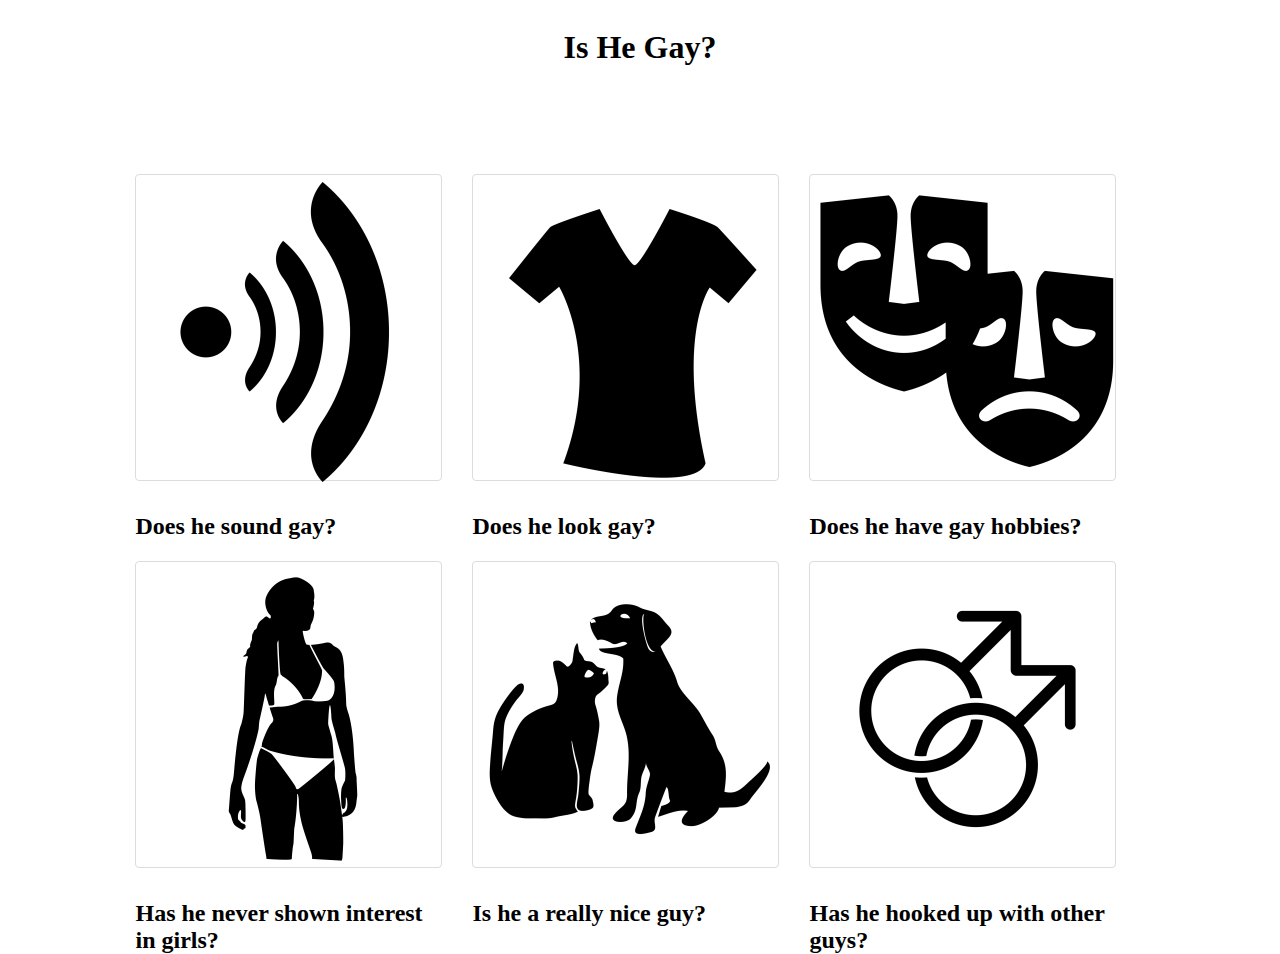
<file: index.html>
<!--by Sharang Biswas. HTML, JS and CSS adapted from code by Aidan Feldman, Daniel Shiffman and Sam Slover-->
<!DOCTYPE html>
<html>

 <head>
  <meta charset="UTF-8">
  <title>Instagram Example</title>
  <meta name="author" content="Sharang Biswas">
  <meta name="description" content="Find out if he's gay!">
  <meta name="keywords" content="Sharang Biswas, ITP, Building for Learning">
  <link rel="stylesheet" href="Is_He_Gay.css" type="text/css">
 </head>

 <body>
   <!--The banner and title at the top of the page-->
	<div id="header"> <!--box containing the whole banner-->
		<div id="title"> <!--box containing the title-->

				<h1>Is He Gay?</h1>

		</div>
	</div>

 	<div id="container"> <!--box all the images and subtitles-->
     <!-- row 1 begins -->

		<div class="imageHolder first" id="sound"> <!--the first image has the first class as well-->
			<img class="thumb" width="300" height="300" src="sound.png">
      <div class="caption"><h2>Does he sound gay?</h2></div>
		</div>

    <div class="imageHolder" id="look">
      <img class="thumb" width="300" height="300" src="tshirt.png">
      <div class="caption"><h2>Does he look gay?</h2></div>
		</div>

    <div class="imageHolder" id="interests">
      <img class="thumb" width="300" height="300" src="theatre.png">
      <div class="caption"><h2>Does he have gay hobbies?</h2></div>
    </div>
<!-- row 1 ends -->


		<!-- row 2 begins -->


<div class="imageHolder first" id="girl">
  <img class="thumb" width="300" height="300" src="girl.png">
  <div class="caption"><h2>Has he never shown interest in girls?</h2></div>
</div>

<div class="imageHolder" id="nice">
  <img class="thumb" width="300" height="300" src="dog.png">
  <div class="caption"><h2>Is he a really nice guy?</h2></div>
</div>

<div class="imageHolder" id="men">
  <img class="thumb" width="300" height="300" src="gay.png">
  <div class="caption"><h2>Has he hooked up with other guys?</h2></div>
</div>


<!-- row 2 ends -->

</div> <!--closes the container-->

<!--the popup text and images-->
<div class="popUp" id="popUpSound">
  <h3>Are you sure? Maybe you're detecting an accent, or some speech idiosyncracy... In fact, there's no real conclusive evidence of gay mean sounding very different...</h3>
</div>

<!--<div id="popup">
  <img width="550" src=" ">
</div>

<div id="popup">
  <img width="550" src=" ">
</div>

<div id="popup">
  <img width="550" src=" ">
</div>

<div id="popup">
  <img width="550" src=" ">
</div>

<div id="popup">
  <img width="550" src=" ">
</div>

<div id="popup">
  <img width="550" src=" ">
</div>
 </body> -->

<!-- JS convention is to put script tags down here below body -->
<script src="http://code.jquery.com/jquery-2.1.1.min.js"></script>
<script>
//var thediv;
var hiddenBox;


function init()
{
	 hiddenBox = $( "#popUpSound" );
 $(hiddenBox).on("click",showPopUp());
}

var showPopUp = function()
{
hiddenBox.show();
$(hiddenBox).on("click",hidePopUp());
}

var hidePopUp = function()
{
  hiddenBox.hide();
}
/*
function showPopUp() {
	var popup = document.getElementById('popUpSound');
	popup.style.display = 'block';
	popup.addEventListener('click', hidePopUp);
};


function hidePopUp(){
	var popup = document.getElementById('popUpSound');
	popup.style.display = 'none';
}

window.addEventListener('load', init);
*/
</script>
</body>
</html>
</file>
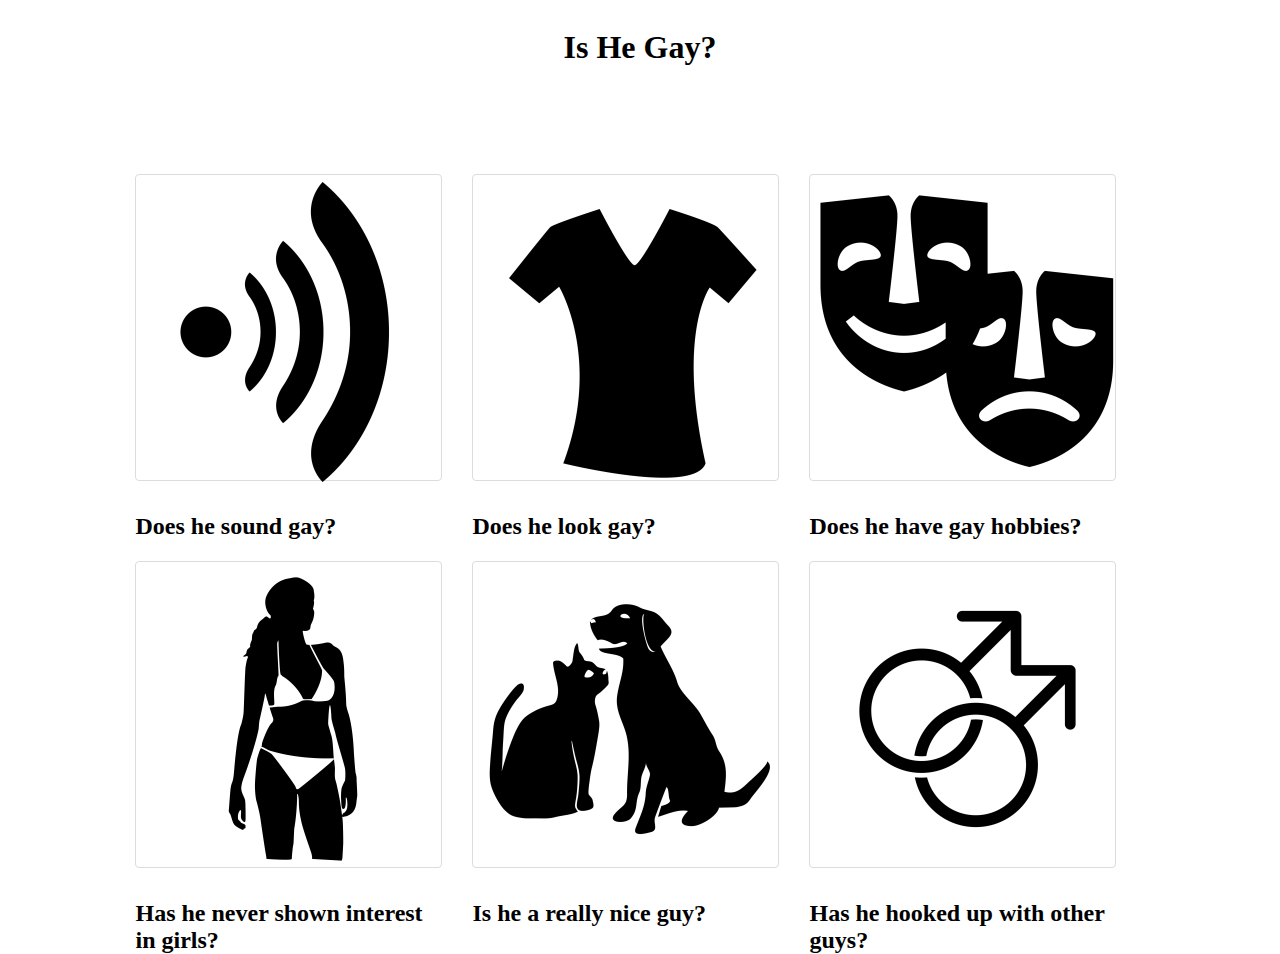
<file: Is_He_Gay.html>
<!--by Sharang Biswas. HTML, JS and CSS adapted from code by Aidan Feldman and Sam Slover-->
<!DOCTYPE html>
<html>

 <head>
  <meta charset="UTF-8">
  <title>Instagram Example</title>
  <meta name="author" content="Sharang Biswas">
  <meta name="description" content="Find out if he's gay!">
  <meta name="keywords" content="Sharang Biswas, ITP, Building for Learning">
  <link rel="stylesheet" href="Is_He_Gay.css" type="text/css">
  <script src="http://code.jquery.com/jquery-2.1.1.min.js"></script>
  <script src="Is_He_Gay.js"></script>
 </head>

 <body>
   <!--The banner and title at the top of the page-->
	<div id="header"> <!--box containing the whole banner-->
		<div id="title"> <!--box containing the title-->

				<h1>Is He Gay?</h1>

		</div>
	</div>

 	<div id="container"> <!--box all the images and subtitles-->
     <!-- row 1 begins -->

		<div class="imageHolder first" id="sound"> <!--the first image has the first class as well-->
			<img class="thumb" width="300" height="300" src="sound.png">
      <div class="caption"><h2>Does he sound gay?</h2></div>
		</div>

    <div class="imageHolder" id="look">
      <img class="thumb" width="300" height="300" src="tshirt.png">
      <div class="caption"><h2>Does he look gay?</h2></div>
		</div>

    <div class="imageHolder" id="interests">
      <img class="thumb" width="300" height="300" src="theatre.png">
      <div class="caption"><h2>Does he have gay hobbies?</h2></div>
    </div>
<!-- row 1 ends -->


		<!-- row 2 begins -->


<div class="imageHolder first" id="girl">
  <img class="thumb" width="300" height="300" src="girl.png">
  <div class="caption"><h2>Has he never shown interest in girls?</h2></div>
</div>

<div class="imageHolder" id="nice">
  <img class="thumb" width="300" height="300" src="dog.png">
  <div class="caption"><h2>Is he a really nice guy?</h2></div>
</div>

<div class="imageHolder" id="men">
  <img class="thumb" width="300" height="300" src="gay.png">
  <div class="caption"><h2>Has he hooked up with other guys?</h2></div>
</div>


<!-- row 2 ends -->

</div> <!--closes the container-->

<!--the popup text and images-->
<div class="popUp" id="popUpSound">
  <h3>Are you sure? Maybe you're detecting an accent, or some speech idiosyncracy... In fact, there's no real conclusive evidence of gay mean sounding very different...</h3>
</div>

<div class="popUp" id="popUpLook">
  <h3>Are you sure? </h3>
</div>

<div class="popUp" id="popUpInterests">
  <h3>Are you sure? </h3>
</div>

<div class="popUp" id="popUpGirl">
  <h3>Are you sure? </h3>
</div>

<div class="popUp" id="popUpNice">
  <h3>Are you sure? </h3>
</div>

<div class="popUp" id="popUpMen">
  <h3>Are you sure? </h3>
</div>



</body>
</html>
</file>
<file: Is_He_Gay.css>
/*remove the default margins and stuff*/
body
{
	margin: 0;
	padding: 0;
	background: #ffffff;
}

#header
{
  width: 100%;
  height: 44px;
	margin-bottom: 100px;
}

#title {
	text-align: center;
	padding-top: 8px;
}

h1
{
  color:#000000;
}

h2
{
  color:#000000;
}

h3
{
	margin: 0 auto;
	font-size: 30px;
	text-align: center;
}

#container
{
	width: 1071px;
	margin: 0 auto;
}

.imageHolder
{
	margin-right: 30px;
	margin-top: 30px;
	margin-bottom: 50px;
	width: 305px;
	height: 305px;
	border-radius: 4px;
	border: 1px solid #dcdcdc;
	background-color: #ffffff;
	float: left;
}


.imageHolder:hover{
	border-color: rgb(0,0,0);
	border-width: 1.5px;
}


.first {
	margin-left: 30px;
}

.thumb {
	padding: 7px;
}

.popUp {
	display: none;
	position: absolute;
	margin-left: auto;
	margin-right: auto;
	left: 0;
	right: 0;
	background-color: rgba(255,255,255,0.8);
	height: 100%;
}
</file>
